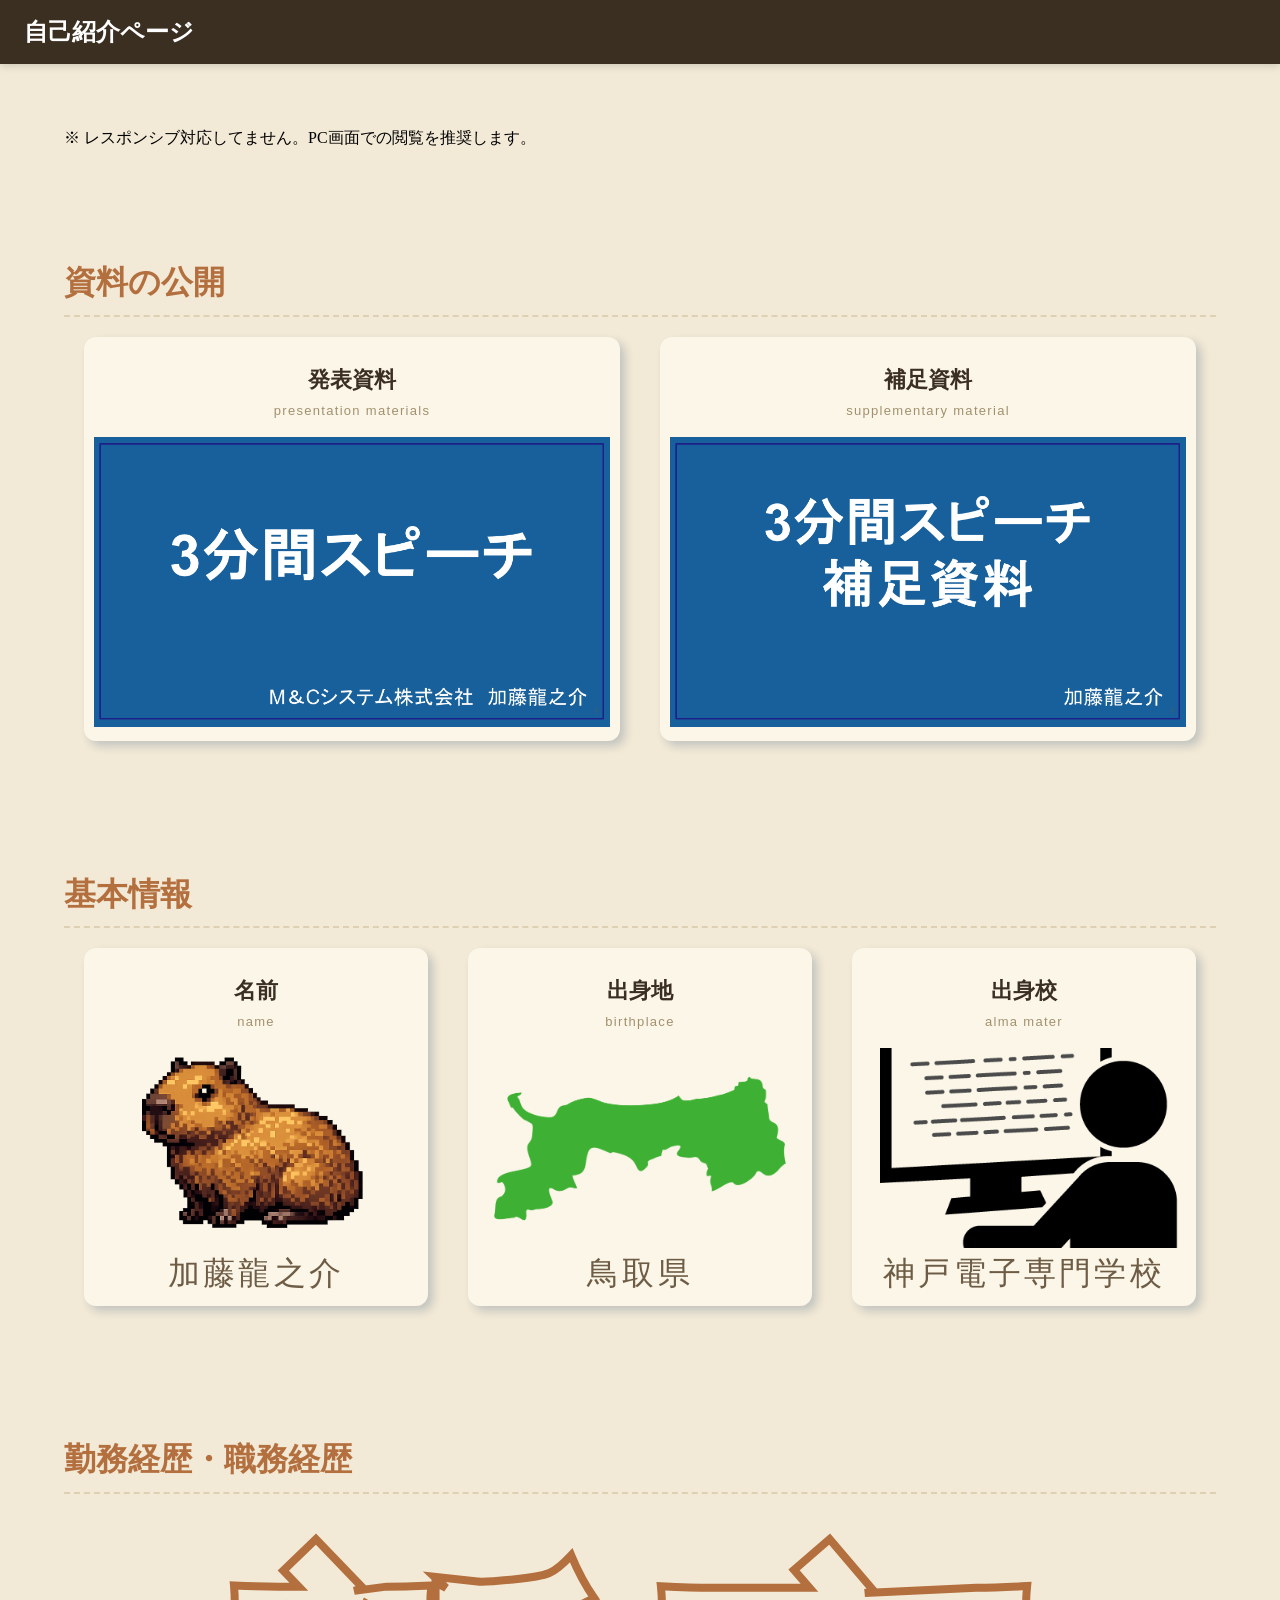
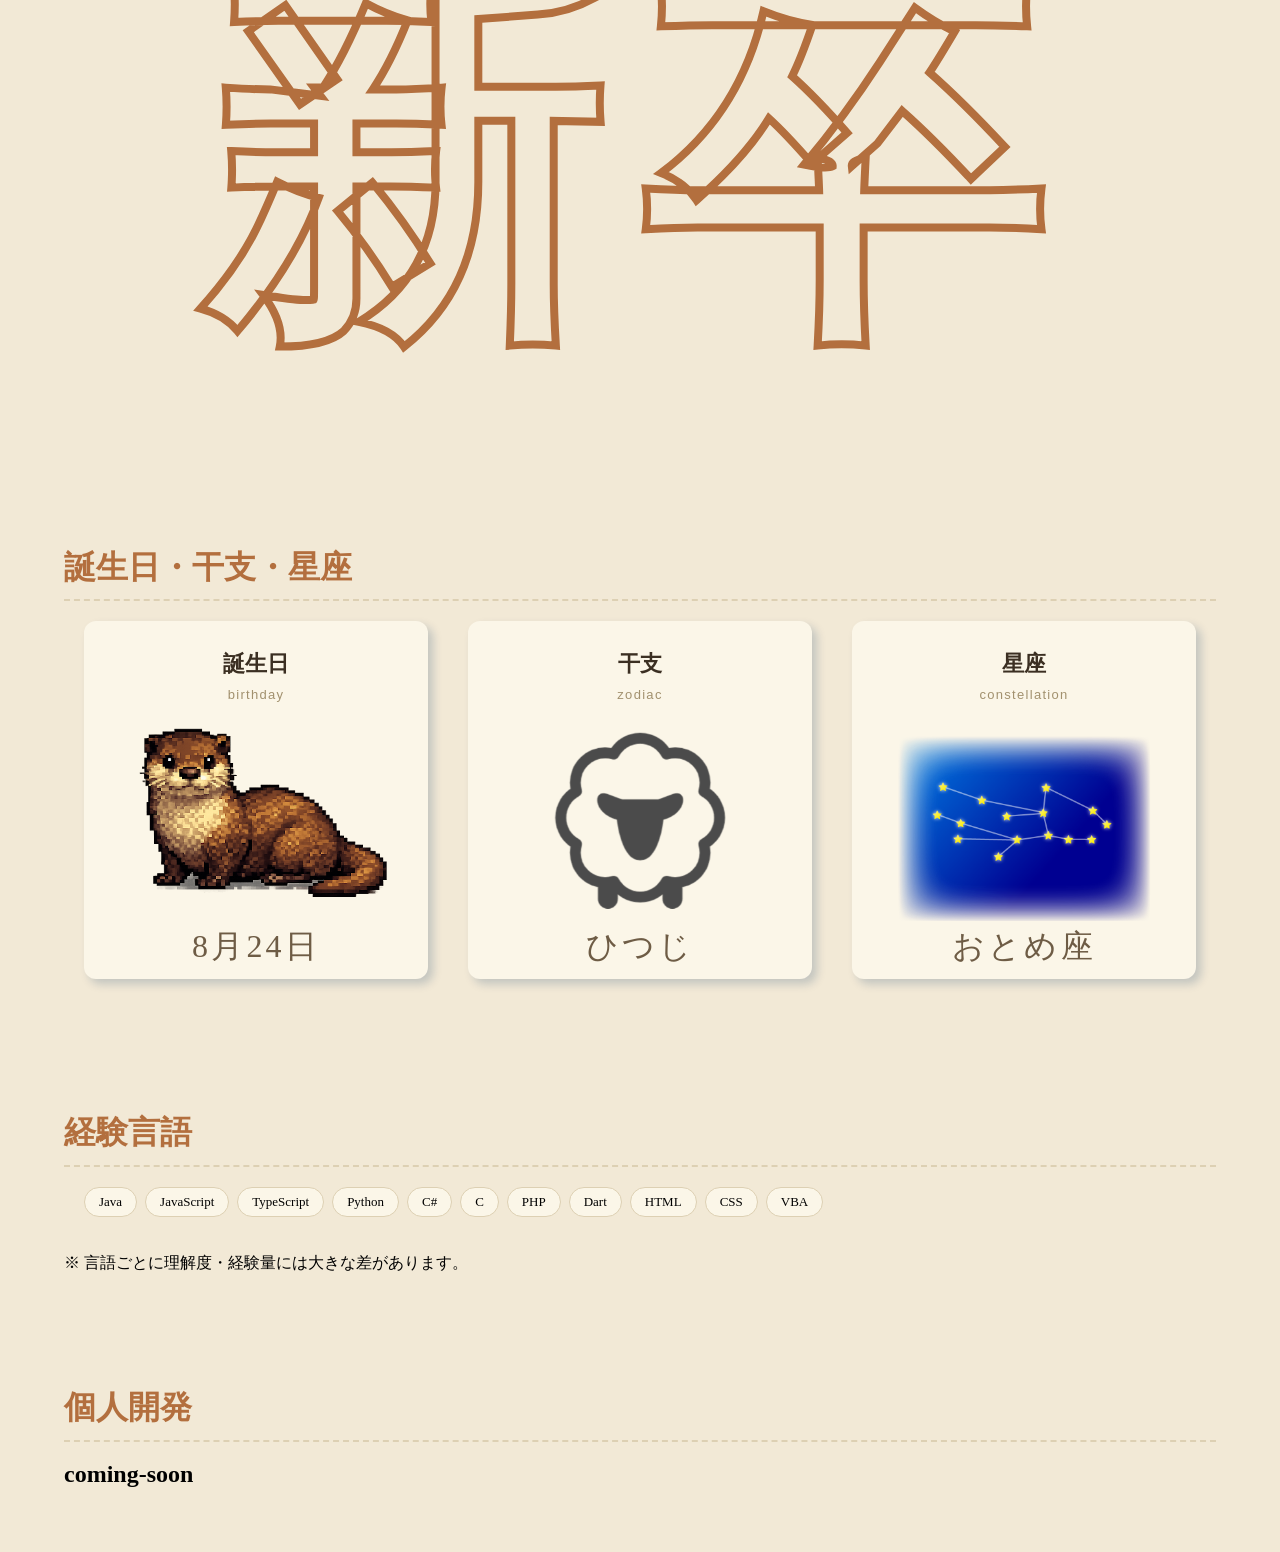
<file: index.html>
<!DOCTYPE html>
<html lang="ja">
    <head>
        <meta charset="UTF-8" name="viewport" content="width=device-width, initial-scale=1.0">
        <title>自己紹介ページ</title>
        <link rel="stylesheet" type="text/css" href="css/style.css">
    </head>
    <body>
        <header>
            <div class="header">自己紹介ページ</div>
        </header>
        <main>
            <p>※ レスポンシブ対応してません。PC画面での閲覧を推奨します。</p>
            <h1 class="title">資料の公開</h1>
            <div class="flex-box">
                <div class="flex-item">
                    <h3 class="card_ttl">発表資料</h3>
                    <p class="card_ttl">presentation materials</p>
                    <a target="_blank" href="https://docs.google.com/presentation/d/1nURQ3yH9okIhoB_D1fTx_nAxKWfRikrjV5MJXAVN-j0/edit?usp=sharing">
                        <img class="card_img_vertical" src="img/presentation.png" alt="発表資料">
                    </a>
                </div>
                <div class="flex-item">
                    <h3 class="card_ttl">補足資料</h3>
                    <p class="card_ttl">supplementary material</p>
                    <a target="_blank" href="https://docs.google.com/presentation/d/1Uy7Un55N9C27wxR1GHDFMlokQMEyHB39J_NBr9IyOuI/edit?usp=sharing">
                        <img class="card_img_vertical" src="img/supplementary.png" alt="補足資料">
                    </a>
                </div>
            </div>

            <h1 class="title">基本情報</h1>
            <div class="flex-box">
                <a class="flex-item" href="pages/name.html">
                    <h3 class="card_ttl">名前</h3>
                    <p class="card_ttl">name</p>
                    <img class="card_img" src="img/capybara.png" alt="名前">
                    <p class="card_text">加藤龍之介</p>
                </a>
                <a class="flex-item" href="pages/birthplace.html">
                    <h3 class="card_ttl">出身地</h3>
                    <p class="card_ttl">birthplace</p>
                    <img class="card_img" src="img/tottori.png" alt="出身地">
                    <p class="card_text">鳥取県</p>
                </a>
                <a class="flex-item" href="pages/almamater.html">
                    <h3 class="card_ttl">出身校</h3>
                    <p class="card_ttl">alma mater</p>
                    <img class="card_img" src="img/it.png" alt="出身校">
                    <p class="card_text">神戸電子専門学校</p>
                </a>
            </div>

            <h1 class="title">勤務経歴・職務経歴</h1>
            <p class="center_text">新卒</p>

            <h1 class="title">誕生日・干支・星座</h1>
            <div class="flex-box">
                <a class="flex-item" href="pages/birthday.html">
                    <h3 class="card_ttl">誕生日</h3>
                    <p class="card_ttl">birthday</p>
                    <img class="card_img" src="img/otter.png" alt="誕生日">
                    <p class="card_text">8月24日</p>
                </a>
                <a class="flex-item" href="pages/zodiac.html">
                    <h3 class="card_ttl">干支</h3>
                    <p class="card_ttl">zodiac</p>
                    <img class="card_img" src="img/sheep.png" alt="干支">
                    <p class="card_text">ひつじ</p>
                </a>
                <a class="flex-item" href="pages/constellation.html">
                    <h3 class="card_ttl">星座</h3>
                    <p class="card_ttl">constellation</p>
                    <img class="card_img" src="img/constellation.png" alt="星座">
                    <p class="card_text">おとめ座</p>
                </a>
            </div>

            <h1 class="title">経験言語</h1>
            <ul class="chips">
                <li class="chip">Java</li>
                <li class="chip">JavaScript</li>
                <li class="chip">TypeScript</li>
                <li class="chip">Python</li>
                <li class="chip">C#</li>
                <li class="chip">C</li>
                <li class="chip">PHP</li>
                <li class="chip">Dart</li>
                <li class="chip">HTML</li>
                <li class="chip">CSS</li>
                <li class="chip">VBA</li>
            </ul>
            <p>※ 言語ごとに理解度・経験量には大きな差があります。</p>

            <h1 class="title">個人開発</h1>
            <h2>coming-soon</h2>
        </main>
    </body>
</html>
</file>
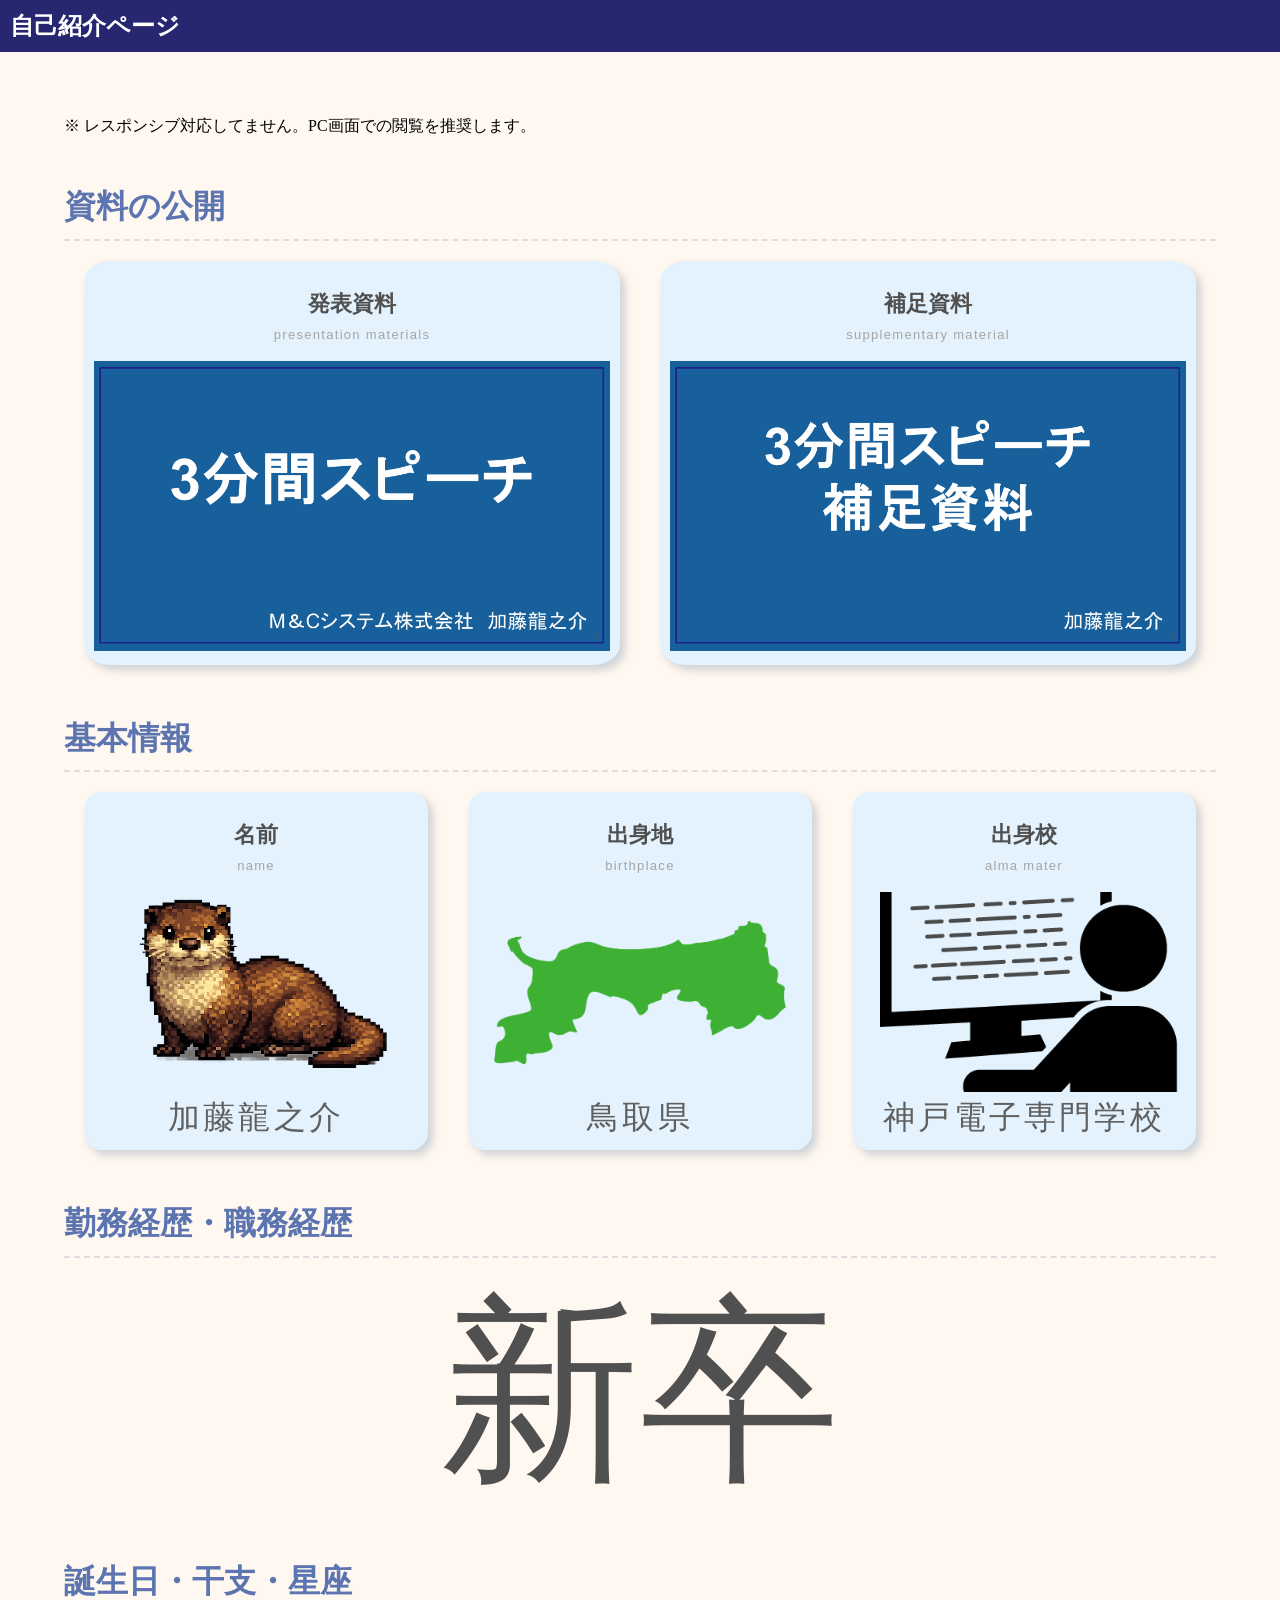
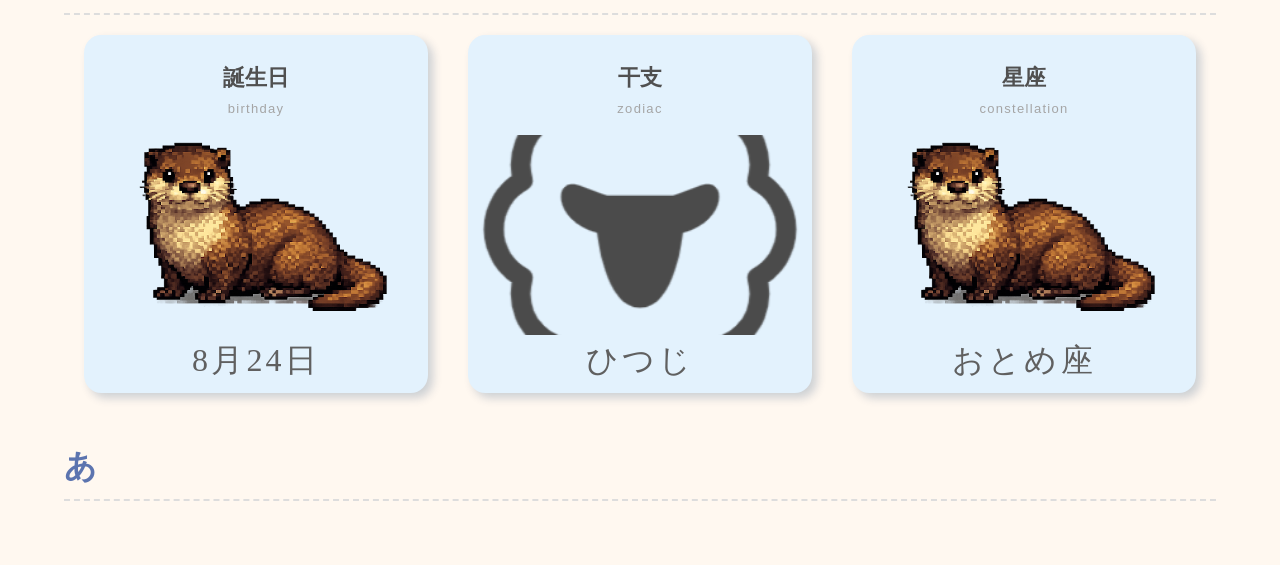
<file: w/index.html>
<!DOCTYPE html>
<html>
    <head>
        <meta charset="UTF-8">
        <title>自己紹介ページ</title>
        <link rel="stylesheet" type="text/css" href="css\style.css">
    </head>
    <body>
        <header>
            <div class="header">自己紹介ページ</div>
        </header>
        <main>
            <p>※ レスポンシブ対応してません。PC画面での閲覧を推奨します。</p>
            <h1 class="title">資料の公開</h1>
            <div class="flex-box">
                <div class="flex-item">
                    <h3 class="card_ttl">発表資料</h3>
                    <p class="card_ttl">presentation materials</p>
                    <a target="_blank" href="https://docs.google.com/presentation/d/1nURQ3yH9okIhoB_D1fTx_nAxKWfRikrjV5MJXAVN-j0/edit?usp=sharing">
                        <img class="card_img_vertical" src="img\presentation.png" alt="発表資料">
                    </a>
                </div>
                <div class="flex-item">
                    <h3 class="card_ttl">補足資料</h3>
                    <p class="card_ttl">supplementary material</p>
                    <a target="_blank" href="https://docs.google.com/presentation/d/1Uy7Un55N9C27wxR1GHDFMlokQMEyHB39J_NBr9IyOuI/edit?usp=sharing">
                        <img class="card_img_vertical" src="img\supplementary.png" alt="補足資料">
                    </a>
                </div>
            </div>

            <h1 class="title">基本情報</h1>
            <div class="flex-box">
                <div class="flex-item">
                    <h3 class="card_ttl">名前</h3>
                    <p class="card_ttl">name</p>
                    <img class="card_img" src="img\otter.png" alt="名前">
                    <p class="card_text">加藤龍之介</p>
                </div>
                <div class="flex-item">
                    <h3 class="card_ttl">出身地</h3>
                    <p class="card_ttl">birthplace</p>
                    <img class="card_img" src="img\tottori.png" alt="出身地">
                    <p class="card_text">鳥取県</p>
                </div>
                <div class="flex-item">
                    <h3 class="card_ttl">出身校</h3>
                    <p class="card_ttl">alma mater</p>
                    <img class="card_img" src="img\it.png" alt="出身校">
                    <p class="card_text">神戸電子専門学校</p>
                </div>
            </div>

            <h1 class="title">勤務経歴・職務経歴</h1>
            <p class="center_text">新卒</p>

            <h1 class="title">誕生日・干支・星座</h1>
            <div class="flex-box">
                <div class="flex-item">
                    <h3 class="card_ttl">誕生日</h3>
                    <p class="card_ttl">birthday</p>
                    <img class="card_img" src="img\otter.png" alt="誕生日">
                    <p class="card_text">8月24日</p>
                </div>
                <div class="flex-item">
                    <h3 class="card_ttl">干支</h3>
                    <p class="card_ttl">zodiac</p>
                    <img class="card_img" src="img\sheep.png" alt="干支">
                    <p class="card_text">ひつじ</p>
                </div>
                <div class="flex-item">
                    <h3 class="card_ttl">星座</h3>
                    <p class="card_ttl">constellation</p>
                    <img class="card_img" src="img\otter.png" alt="星座">
                    <p class="card_text">おとめ座</p>
                </div>
            </div>

            <h1 class="title">あ</h1>
        </main>
    </body>
</html>
</file>
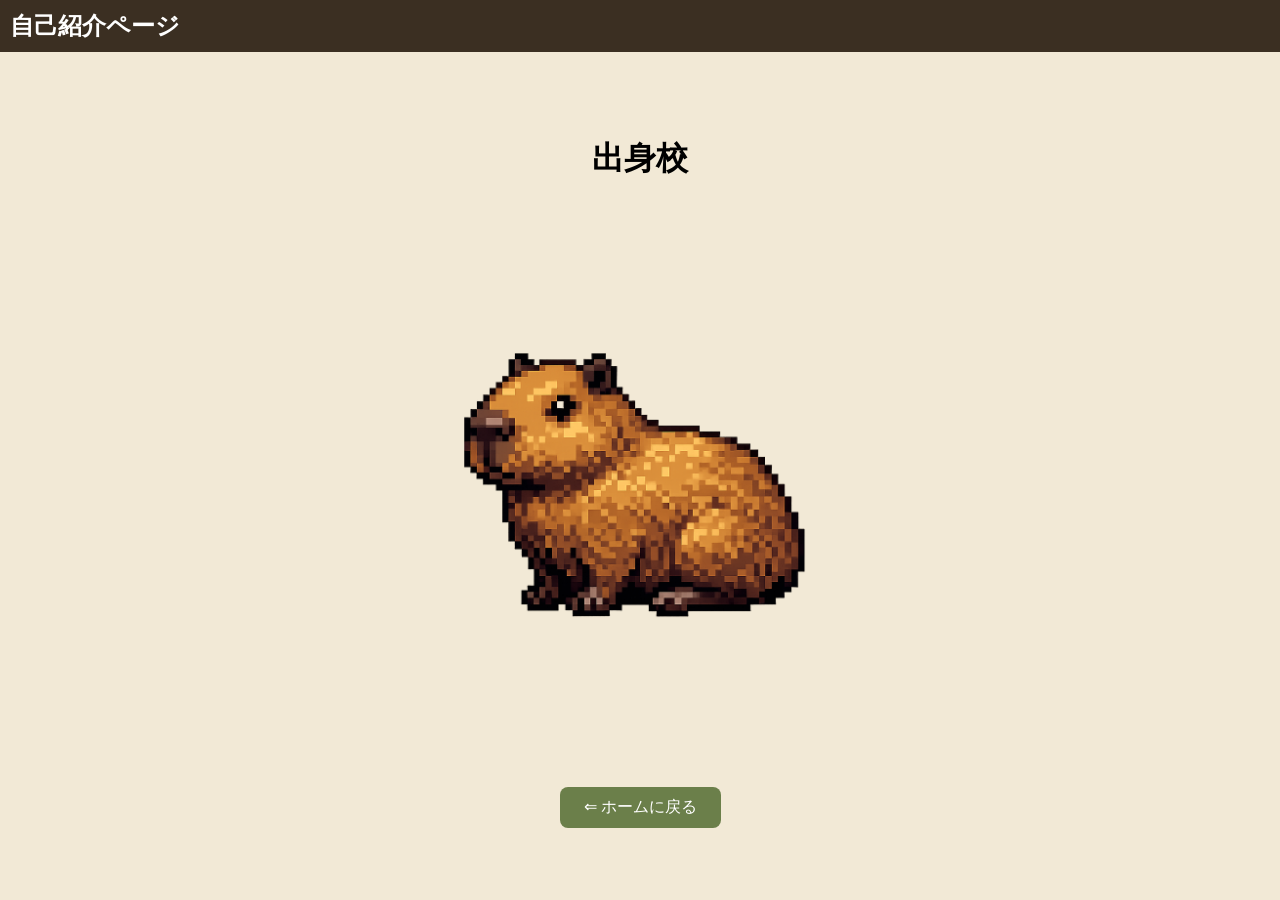
<file: pages/almamater.html>
<!DOCTYPE html>
<html lang="ja">
    <head>
        <meta charset="UTF-8" name="viewport" content="width=device-width, initial-scale=1.0">
        <title>自己紹介ページ</title>
        <link rel="stylesheet" type="text/css" href="../css/sub.css">
    </head>
    <body>
        <header>
            <div class="header">自己紹介ページ</div>
        </header>
        <main class="sub-page">
            <h1>出身校</h1>
            <div class="spinner-wrap">
                <img class="spinner" src="../img/capybara.png" alt="">
            </div>
            <a class="back-link" href="../index.html">⇐ ホームに戻る</a>
        </main>
    </body>
</html>
</file>
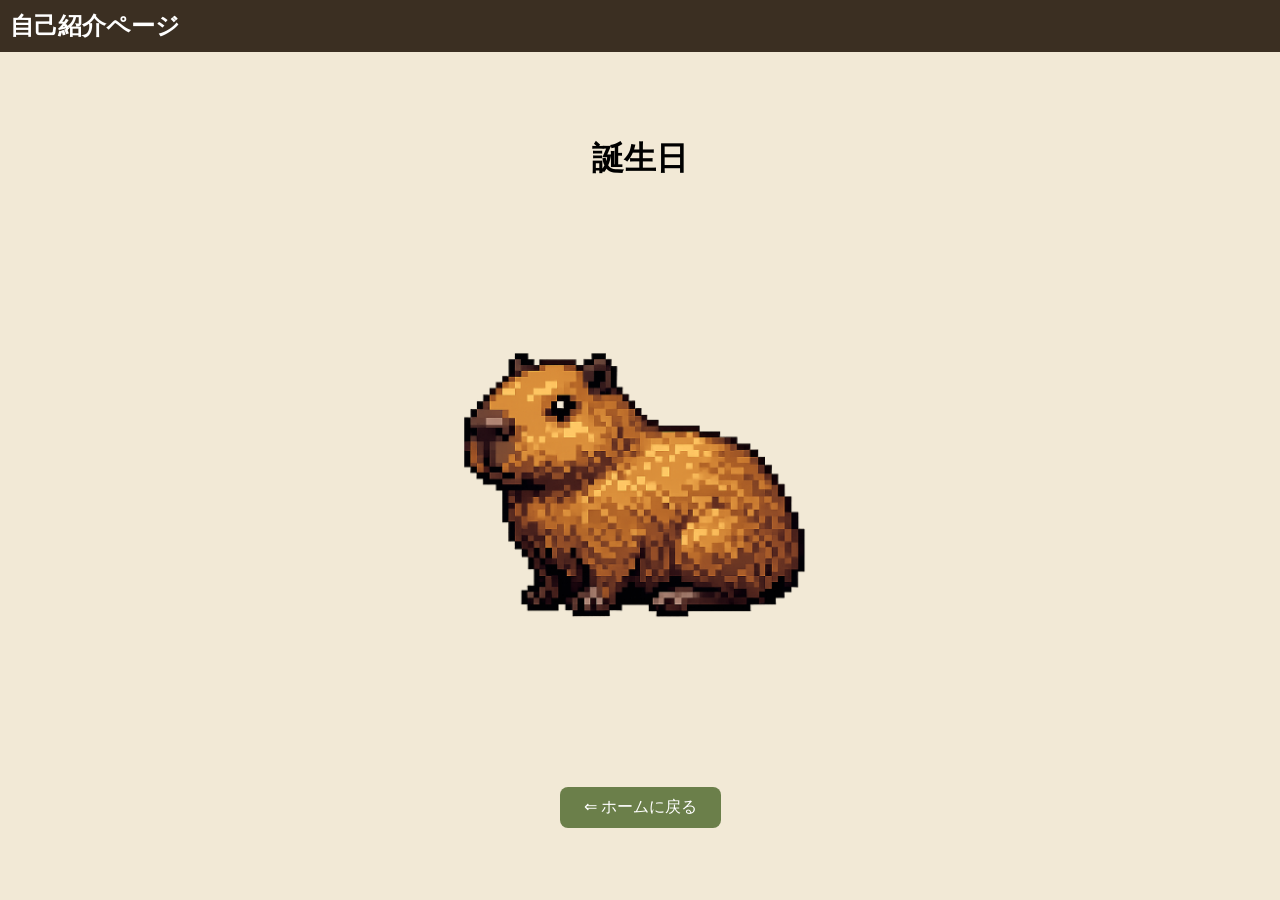
<file: pages/birthday.html>
<!DOCTYPE html>
<html lang="ja">
    <head>
        <meta charset="UTF-8" name="viewport" content="width=device-width, initial-scale=1.0">
        <title>自己紹介ページ</title>
        <link rel="stylesheet" type="text/css" href="../css/sub.css">
    </head>
    <body>
        <header>
            <div class="header">自己紹介ページ</div>
        </header>
        <main class="sub-page">
            <h1>誕生日</h1>
            <div class="spinner-wrap">
                <img class="spinner" src="../img/capybara.png" alt="">
            </div>
            <a class="back-link" href="../index.html">⇐ ホームに戻る</a>
        </main>
    </body>
</html>
</file>
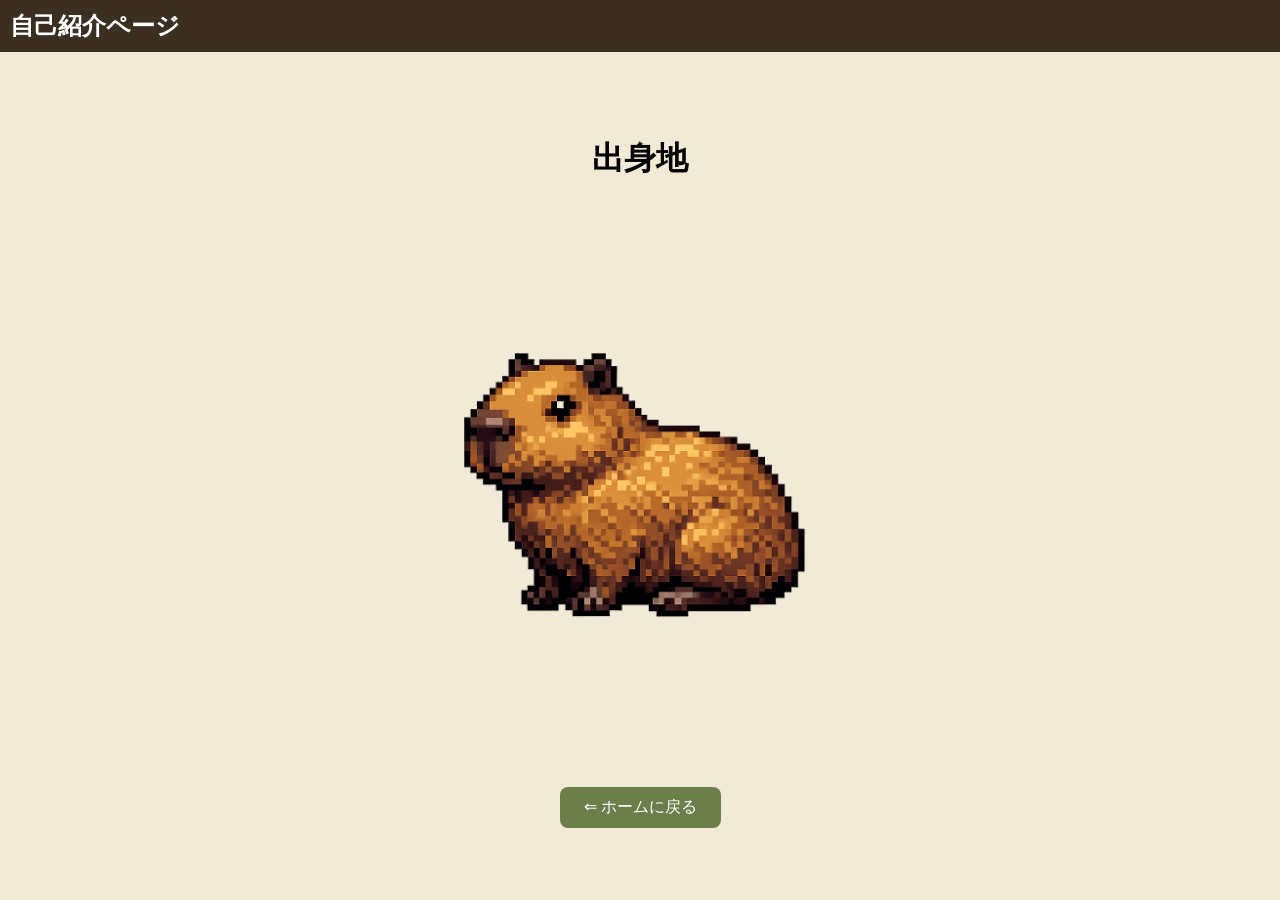
<file: pages/birthplace.html>
<!DOCTYPE html>
<html lang="ja">
    <head>
        <meta charset="UTF-8" name="viewport" content="width=device-width, initial-scale=1.0">
        <title>自己紹介ページ</title>
        <link rel="stylesheet" type="text/css" href="../css/sub.css">
    </head>
    <body>
        <header>
            <div class="header">自己紹介ページ</div>
        </header>
        <main class="sub-page">
            <h1>出身地</h1>
            <div class="spinner-wrap">
                <img class="spinner" src="../img/capybara.png" alt="">
            </div>
            <a class="back-link" href="../index.html">⇐ ホームに戻る</a>
        </main>
    </body>
</html>
</file>
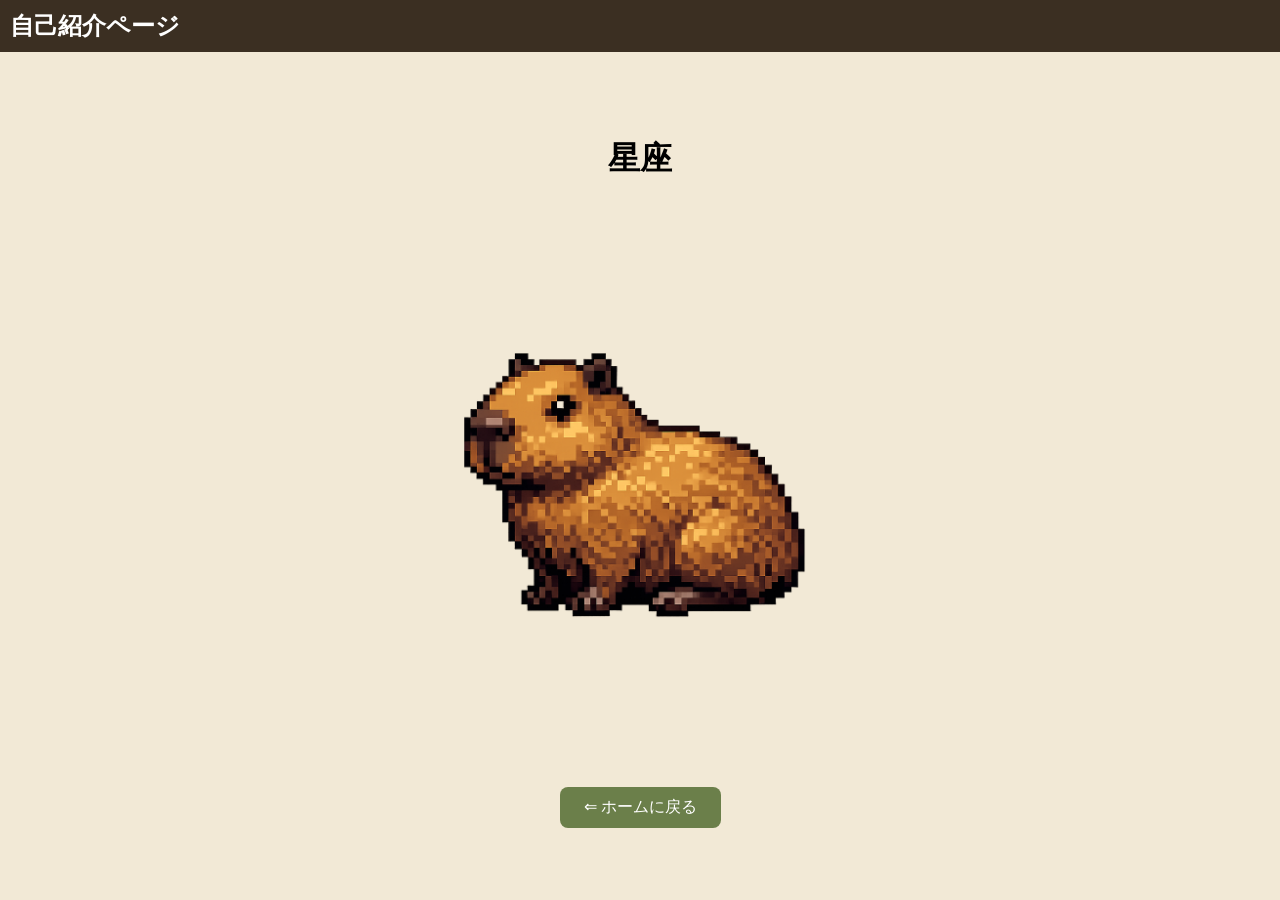
<file: pages/constellation.html>
<!DOCTYPE html>
<html lang="ja">
    <head>
        <meta charset="UTF-8" name="viewport" content="width=device-width, initial-scale=1.0">
        <title>自己紹介ページ</title>
        <link rel="stylesheet" type="text/css" href="../css/sub.css">
    </head>
    <body>
        <header>
            <div class="header">自己紹介ページ</div>
        </header>
        <main class="sub-page">
            <h1>星座</h1>
            <div class="spinner-wrap">
                <img class="spinner" src="../img/capybara.png" alt="">
            </div>
            <a class="back-link" href="../index.html">⇐ ホームに戻る</a>
        </main>
    </body>
</html>
</file>
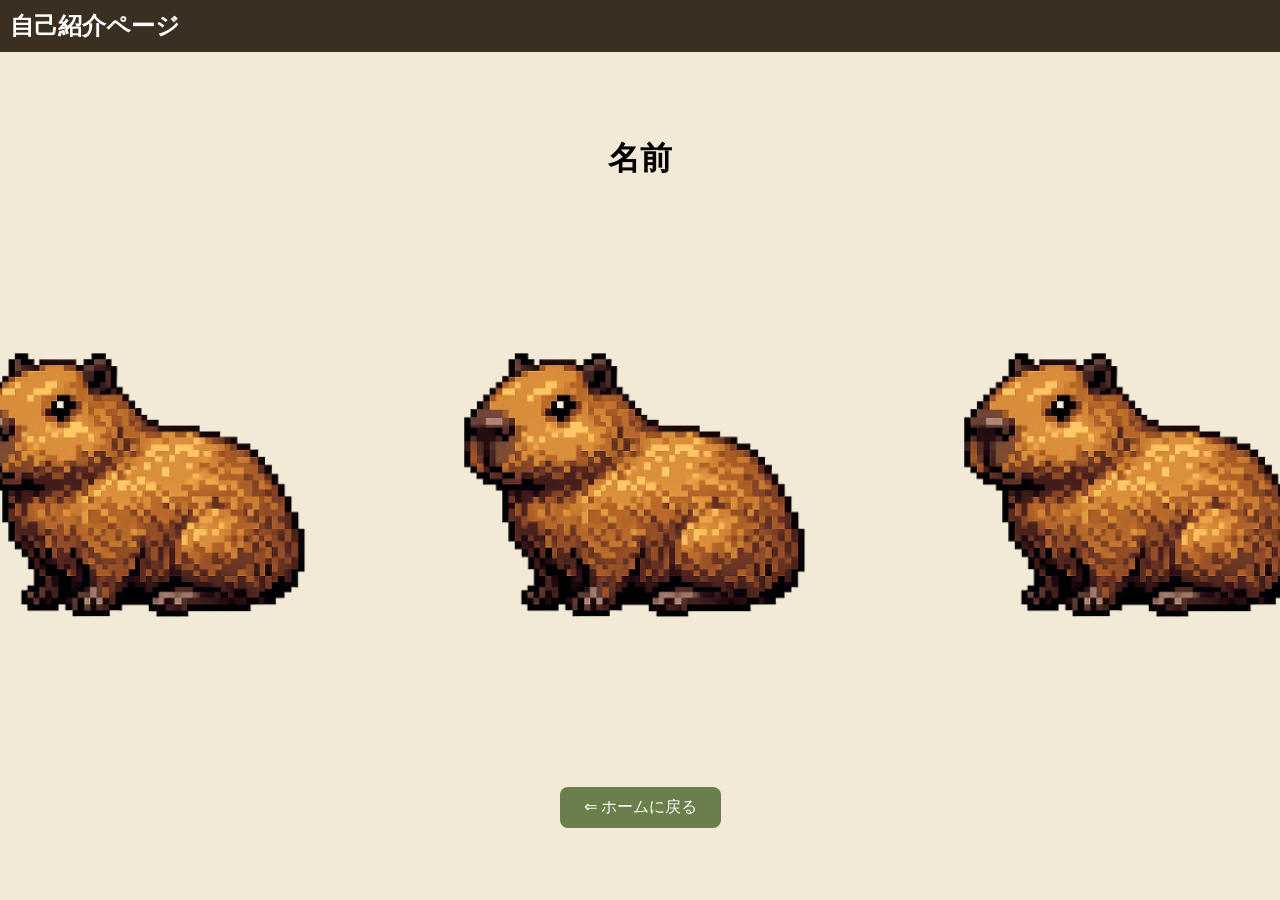
<file: pages/name.html>
<!DOCTYPE html>
<html lang="ja">
    <head>
        <meta charset="UTF-8" name="viewport" content="width=device-width, initial-scale=1.0">
        <title>自己紹介ページ</title>
        <link rel="stylesheet" type="text/css" href="../css/sub.css">
    </head>
    <body>
        <header>
            <div class="header">自己紹介ページ</div>
        </header>
        <main class="sub-page">
            <h1>名前</h1>
            <div class="flex-box">
                <div class="spinner-wrap">
                    <img class="spinner" src="../img/capybara.png" alt="">
                </div>
                <div class="spinner-wrap">
                    <img class="spinner" src="../img/capybara.png" alt="">
                </div>
                <div class="spinner-wrap">
                    <img class="spinner" src="../img/capybara.png" alt="">
                </div>
            </div>
            <a class="back-link" href="../index.html">⇐ ホームに戻る</a>
        </main>
    </body>
</html>
</file>
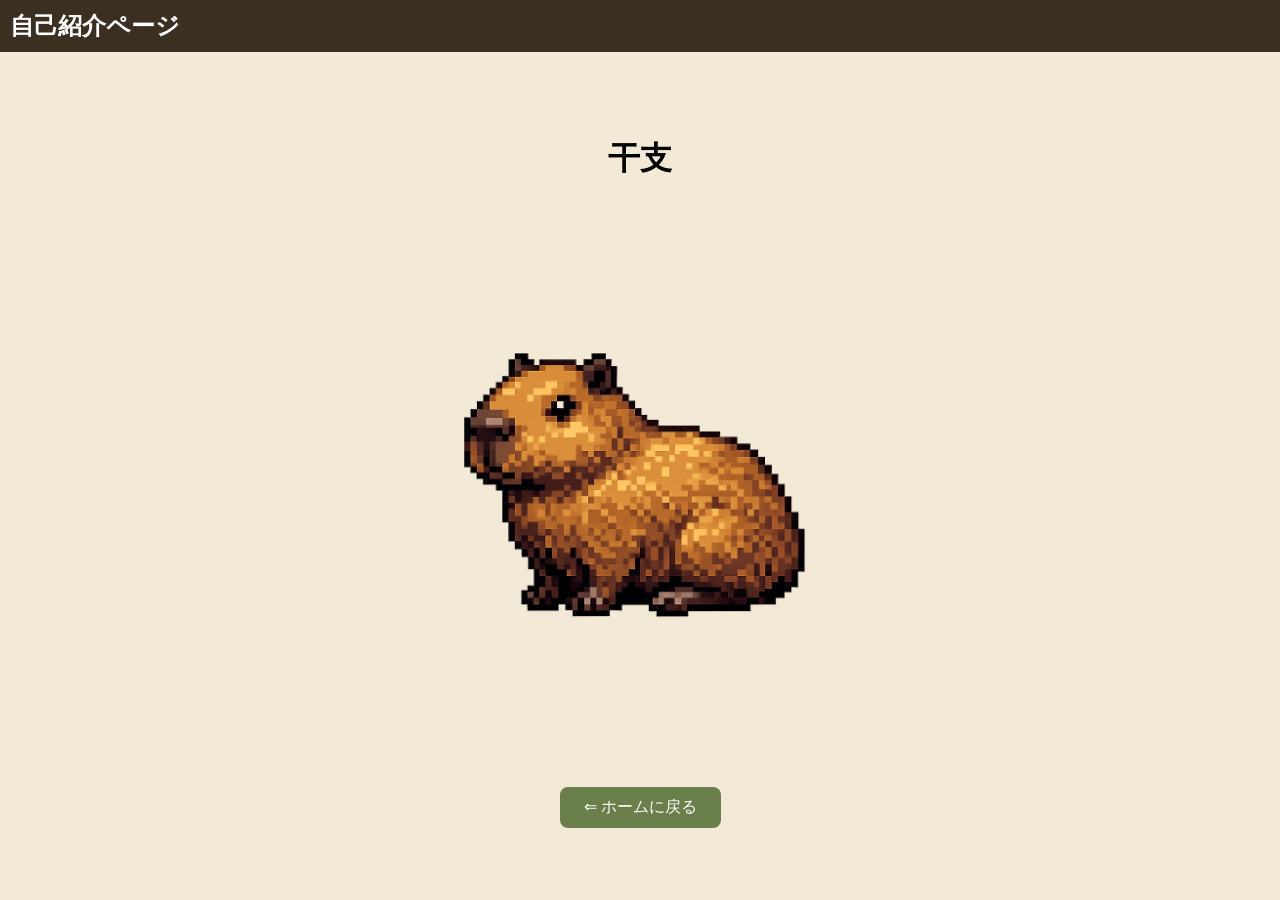
<file: pages/zodiac.html>
<!DOCTYPE html>
<html lang="ja">
    <head>
        <meta charset="UTF-8" name="viewport" content="width=device-width, initial-scale=1.0">
        <title>自己紹介ページ</title>
        <link rel="stylesheet" type="text/css" href="../css/sub.css">
    </head>
    <body>
        <header>
            <div class="header">自己紹介ページ</div>
        </header>
        <main class="sub-page">
            <h1>干支</h1>
            <div class="spinner-wrap">
                <img class="spinner" src="../img/capybara.png" alt="">
            </div>
            <a class="back-link" href="../index.html">⇐ ホームに戻る</a>
        </main>
    </body>
</html>
</file>
<file: css/style.css>
:root {
  --bg: #F2E9D6;
  --bg-card: #FBF6E8;
  --ink: #3B2F22;
  --ink-soft: #6E5C45;
  --ink-mute: #A2916E;
  --accent: #6B7F4A;
  --accent-warm: #B36F3E;
  --rule: #DDD0B3;
}

body {
    background-color: var(--bg);
    margin: 0px;
}

main{
    margin: 5%;
}

main h3.card_ttl{
    margin-bottom: 12px;
    text-align: center;
    line-height: 1.0;
    font-size: 22px;
    color: var(--ink);
    width: 100%;
    gap: 10px;
}

main p.card_ttl{
    margin-bottom: 20px;
    text-align: center;
    line-height: 1.0;
    font-family: 'Lato', sans-serif;
    font-weight: 400;
    font-size: 13px;
    letter-spacing: 0.1em;
    color: var(--ink-mute);
}

main .card_img{
    width: 100%;
    height: 200px;
    justify-content: center;
    align-items: center;
    object-fit: cover;
}

main .card_img_vertical{
    width: 100%;
    height: 290px;
    justify-content: center;
    align-items: center;
    object-fit: cover;
}

main .card_text{
    margin: 0;
    padding: 0;
    border: 0;
    outline: 0;
    font-size: 200%;
    font-weight: 400;
    text-align: center;
    letter-spacing: 0.1em;
    color: var(--ink-soft);
}

.center_text{
    margin: 0;
    text-align: center;
    font-size: 400px;
    color: transparent;
    width: 100%;

    -webkit-text-stroke: 8px var(--accent-warm);
    font-weight: 900;
    letter-spacing: 0.1em;

}

.header{
    color: white;
    background-color: var(--ink);
    font-size: x-large;
    font-weight: bold;
    margin: 0;
    padding: 16px 24px;
    box-shadow: 0 2px 8px rgba(0, 0, 0, 0.15)
}

.title{
    color: var(--accent-warm);
    margin: 0;
    font-size: 2em;
    border-bottom: dashed 2px var(--rule);
    padding-top: 1em;
    padding-bottom: 0.3em;
    margin-top: 2.5em;
}

.flex-box{
    display: flex;
    flex-direction: row;
    justify-content: space-around;
    overflow: hidden;
}

.flex-item{
    flex: 1;
    background-color: var(--bg-card);
    margin: 20px;
    padding: 10px;
    border-radius: 12px;

    text-decoration: none;

    box-shadow: 5px 5px 10px rgba(0, 50, 100, 0.2);

    overflow: hidden;
    transition: transform 0.3s ease;
}

.flex-item:hover{
    transform: scale(1.05);
}

.chips{
    display: flex;
    flex-wrap: wrap;
    gap: 8px;
    list-style: none;
    padding: 20px;
    margin: 0;
}

.chip{
    display: inline-flex;
    align-items: center;
    padding: 6px 14px;
    border: 1px solid var(--rule);
    border-radius: 999px;
    background-color: var(--bg-card);
    font-size: 13px;
}
</file>
<file: css/sub.css>
:root {
  --bg: #F2E9D6;
  --bg-card: #FBF6E8;
  --ink: #3B2F22;
  --ink-soft: #6E5C45;
  --ink-mute: #A2916E;
  --accent: #6B7F4A;
  --accent-warm: #B36F3E;
  --rule: #DDD0B3;
}

body {
    background-color: var(--bg);
    margin: 0px;
}

main{
    margin: 5%;
}

.header{
    color: white;
    background-color: var(--ink);
    font-size: x-large;
    font-weight: bold;
    margin: 0;
    padding: 10px;
}

.title{
    color: var(--accent-warm);
    margin: 0;
    font-size: 2em;
    border-bottom: dashed 2px #ddd;
    padding-top: 1em;
    padding-bottom: 0.3em;
}

.flex-box{
    display: flex;
    flex-direction: row;
    justify-content: space-around;
    overflow: hidden;
}

.sub-page {
  display: flex;
  flex-direction: column;
  align-items: center;
  justify-content: center;
  gap: 40px;
}

.back-link{
  text-decoration: none;
  padding: 10px 24px;
  border-radius: 8px;
  background-color: var(--accent);
  color: white;
  transition: background-color 0.2s ease;
}

.spinner {
  width: 500px;
  height: 500px;
  border-radius: 50%;
  object-fit: cover;
  animation: spin 8s linear infinite;
}

@keyframes spin {
  from { transform: rotate(0deg); }
  to   { transform: rotate(360deg); }
}
</file>
